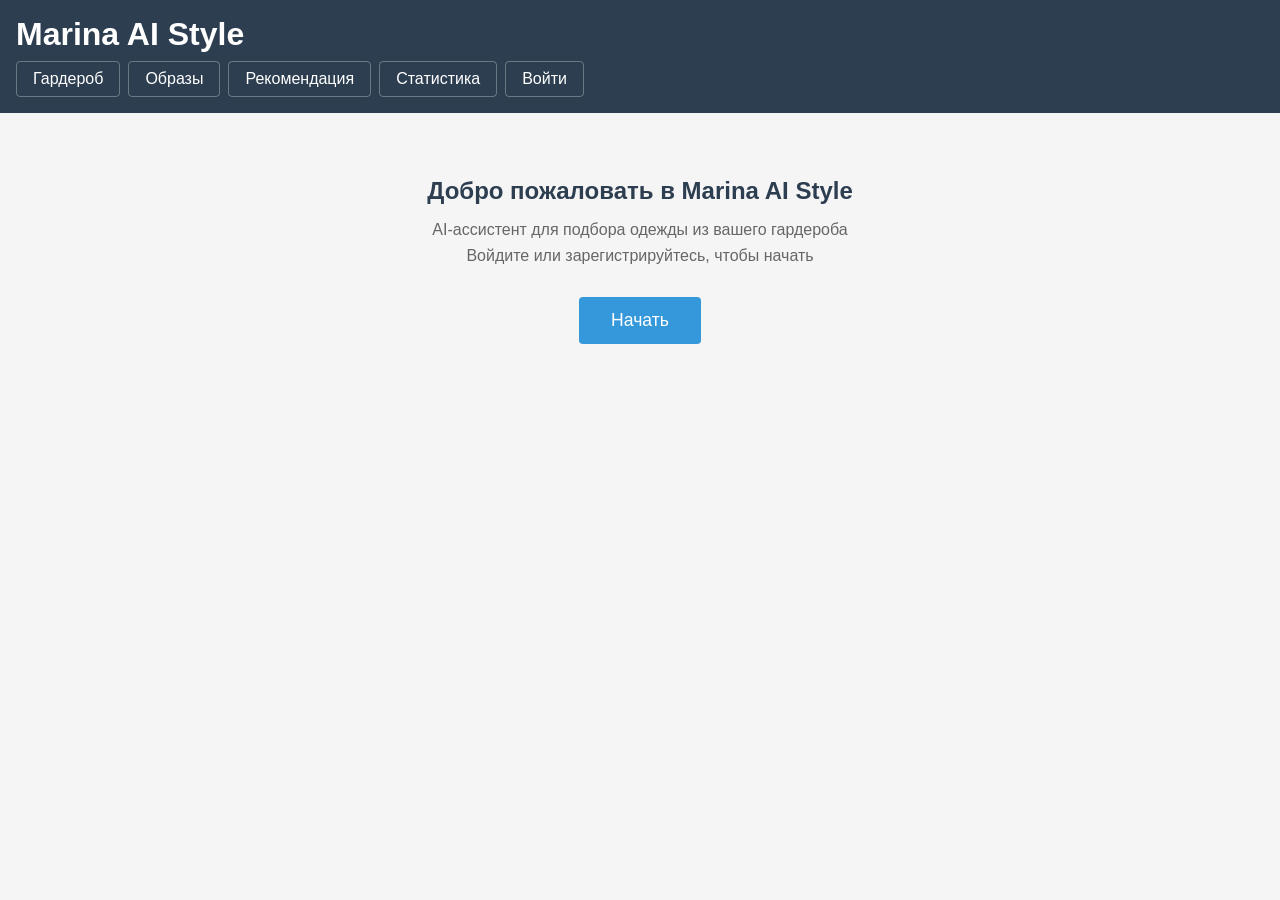
<file: frontend/index.html>
<!DOCTYPE html>
<html lang="ru">
<head>
    <meta charset="UTF-8">
    <meta name="viewport" content="width=device-width, initial-scale=1.0">
    <title>Marina AI Style</title>
    <link rel="stylesheet" href="style.css">
</head>
<body>
    <header>
        <h1>Marina AI Style</h1>
        <nav id="nav">
            <button data-page="wardrobe" class="active">Гардероб</button>
            <button data-page="outfits">Образы</button>
            <button data-page="recommend">Рекомендация</button>
            <button data-page="stats">Статистика</button>
            <button data-page="auth" id="auth-btn">Войти</button>
        </nav>
    </header>

    <main id="app">
        <div id="page-welcome" class="page">
            <div class="welcome">
                <h2>Добро пожаловать в Marina AI Style</h2>
                <p>AI-ассистент для подбора одежды из вашего гардероба</p>
                <p>Войдите или зарегистрируйтесь, чтобы начать</p>
                <button onclick="showPage('auth')">Начать</button>
            </div>
        </div>

        <div id="page-auth" class="page hidden">
            <div class="auth-form">
                <h2 id="auth-title">Вход</h2>
                <input type="text" id="auth-username" placeholder="Логин">
                <input type="password" id="auth-password" placeholder="Пароль">
                <div id="auth-profile-fields" class="hidden">
                    <input type="text" id="auth-city" placeholder="Город" value="Санкт-Петербург">
                    <select id="auth-gender">
                        <option value="">Пол</option>
                        <option value="male">Мужской</option>
                        <option value="female">Женский</option>
                    </select>
                    <input type="number" id="auth-age" placeholder="Возраст" min="1" max="120">
                </div>
                <button id="auth-submit">Войти</button>
                <p id="auth-toggle">Нет аккаунта? <a href="#">Зарегистрироваться</a></p>
                <p id="auth-error" class="error"></p>
            </div>
        </div>

        <div id="page-wardrobe" class="page">
            <h2>Мой гардероб</h2>
            <div class="filters">
                <select id="filter-category">
                    <option value="">Все категории</option>
                </select>
                <select id="filter-season">
                    <option value="">Все сезоны</option>
                    <option value="зима">Зима</option>
                    <option value="весна">Весна</option>
                    <option value="лето">Лето</option>
                    <option value="осень">Осень</option>
                    <option value="межсезонное">Межсезонное</option>
                </select>
            </div>
            <button id="add-clothes-btn">+ Добавить вещь</button>
            <div id="clothes-list" class="grid"></div>

            <div id="add-clothes-form" class="modal hidden">
                <div class="modal-content">
                    <h3>Новая вещь</h3>
                    <input type="text" id="c-name" placeholder="Название">
                    <select id="c-category">
                        <option value="верх">Верх</option>
                        <option value="низ">Низ</option>
                        <option value="обувь">Обувь</option>
                        <option value="акксессуар">Аксессуар</option>
                    </select>
                    <input type="text" id="c-color" placeholder="Цвет">
                    <input type="text" id="c-material" placeholder="Материал">
                    <select id="c-season">
                        <option value="зима">Зима</option>
                        <option value="весна">Весна</option>
                        <option value="лето">Лето</option>
                        <option value="осень">Осень</option>
                        <option value="межсезонное">Межсезонное</option>
                    </select>
                    <select id="c-style">
                        <option value="">Без стиля</option>
                        <option value="casual">Casual</option>
                        <option value="formal">Formal</option>
                        <option value="sport">Sport</option>
                        <option value="street">Street</option>
                    </select>
                    <label class="file-label">
                        📷 Фото (необязательно)
                        <input type="file" id="c-photo" accept="image/*">
                    </label>
                    <button id="c-submit">Добавить</button>
                    <button id="c-cancel">Отмена</button>
                </div>
            </div>
        </div>

        <div id="page-outfits" class="page hidden">
            <h2>Образы</h2>
            <button id="add-outfit-btn">+ Создать образ</button>
            <div id="outfits-list" class="grid"></div>
        </div>

        <div id="page-recommend" class="page hidden">
            <h2>AI-рекомендация</h2>
            <div class="weather-card" id="weather-card">
                <input type="text" id="rec-city" placeholder="Введите город" value="Санкт-Петербург">
                <button id="weather-btn">Показать погоду</button>
                <div id="weather-info"></div>
            </div>
            <div class="recommend-form">
                <select id="rec-season">
                    <option value="зима">Зима</option>
                    <option value="весна">Весна</option>
                    <option value="лето">Лето</option>
                    <option value="осень">Осень</option>
                    <option value="межсезонное">Межсезонное</option>
                </select>
                <select id="rec-style">
                    <option value="">Все стили</option>
                    <option value="casual">Casual</option>
                    <option value="formal">Formal</option>
                    <option value="sport">Sport</option>
                    <option value="street">Street</option>
                </select>
                <input type="text" id="rec-occasion" placeholder="Повод (необязательно)">
                <button id="rec-submit">Получить рекомендацию</button>
            </div>
            <div id="rec-result"></div>
            <div id="rec-history"></div>
        </div>

        <div id="page-stats" class="page hidden">
            <h2>Статистика</h2>
            <div id="stats-content"></div>
        </div>
    </main>

    <script src="components/auth.js"></script>
    <script src="components/wardrobe.js"></script>
    <script src="components/outfits.js"></script>
    <script src="components/recommend.js"></script>
    <script src="components/stats.js"></script>
    <script src="script.js"></script>
</body>
</html>
</file>
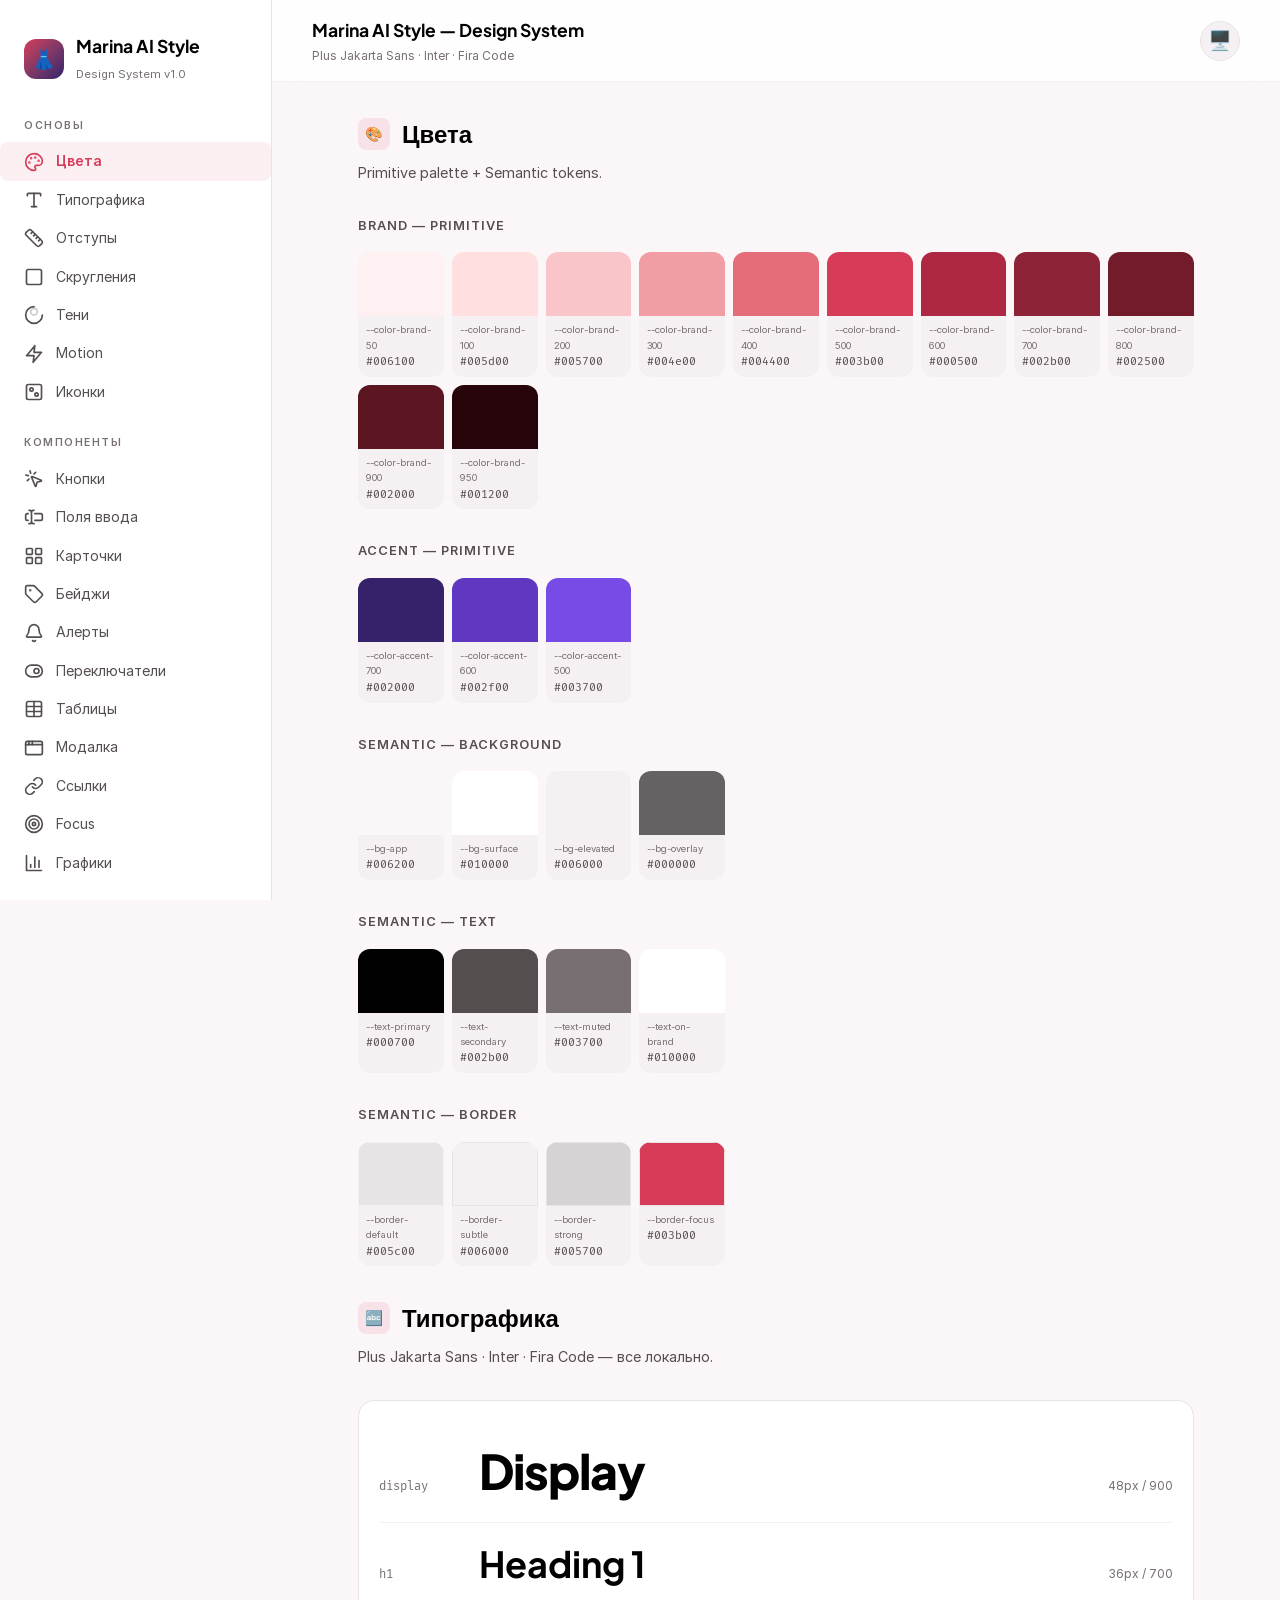
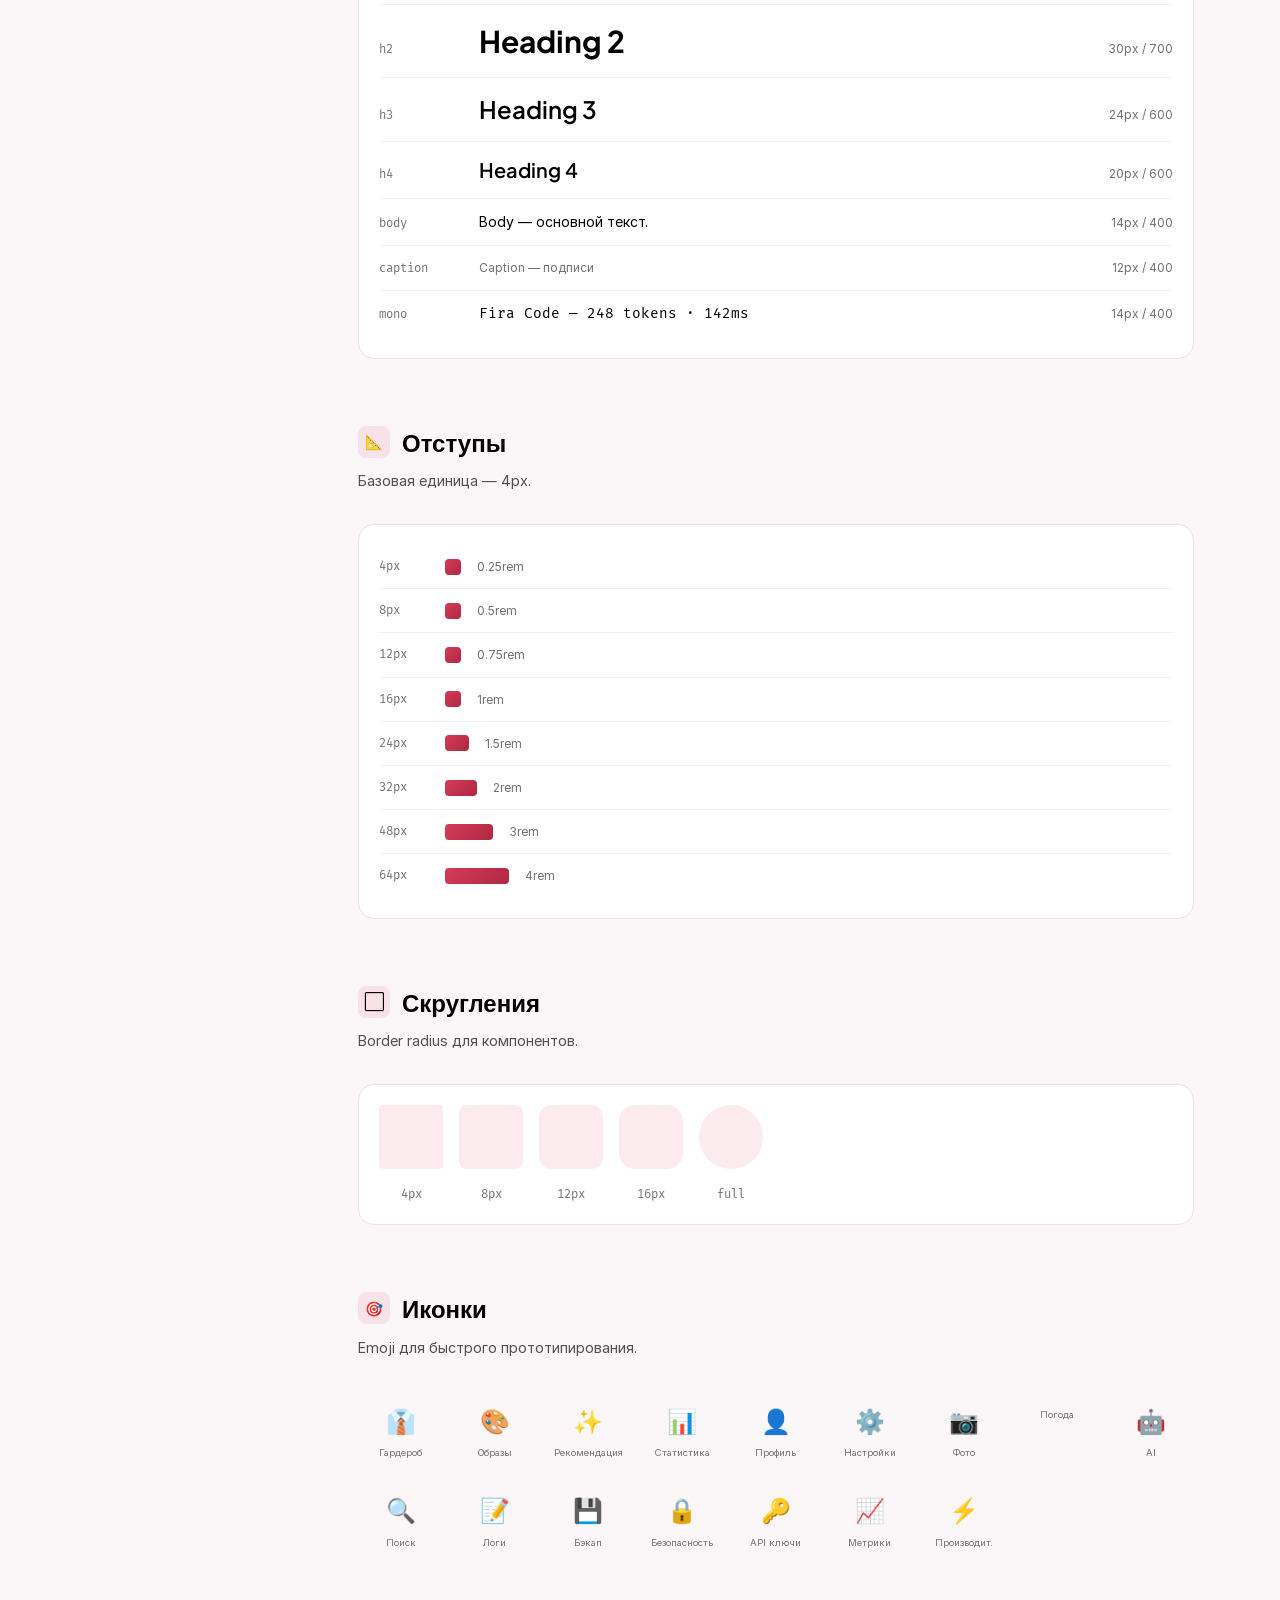
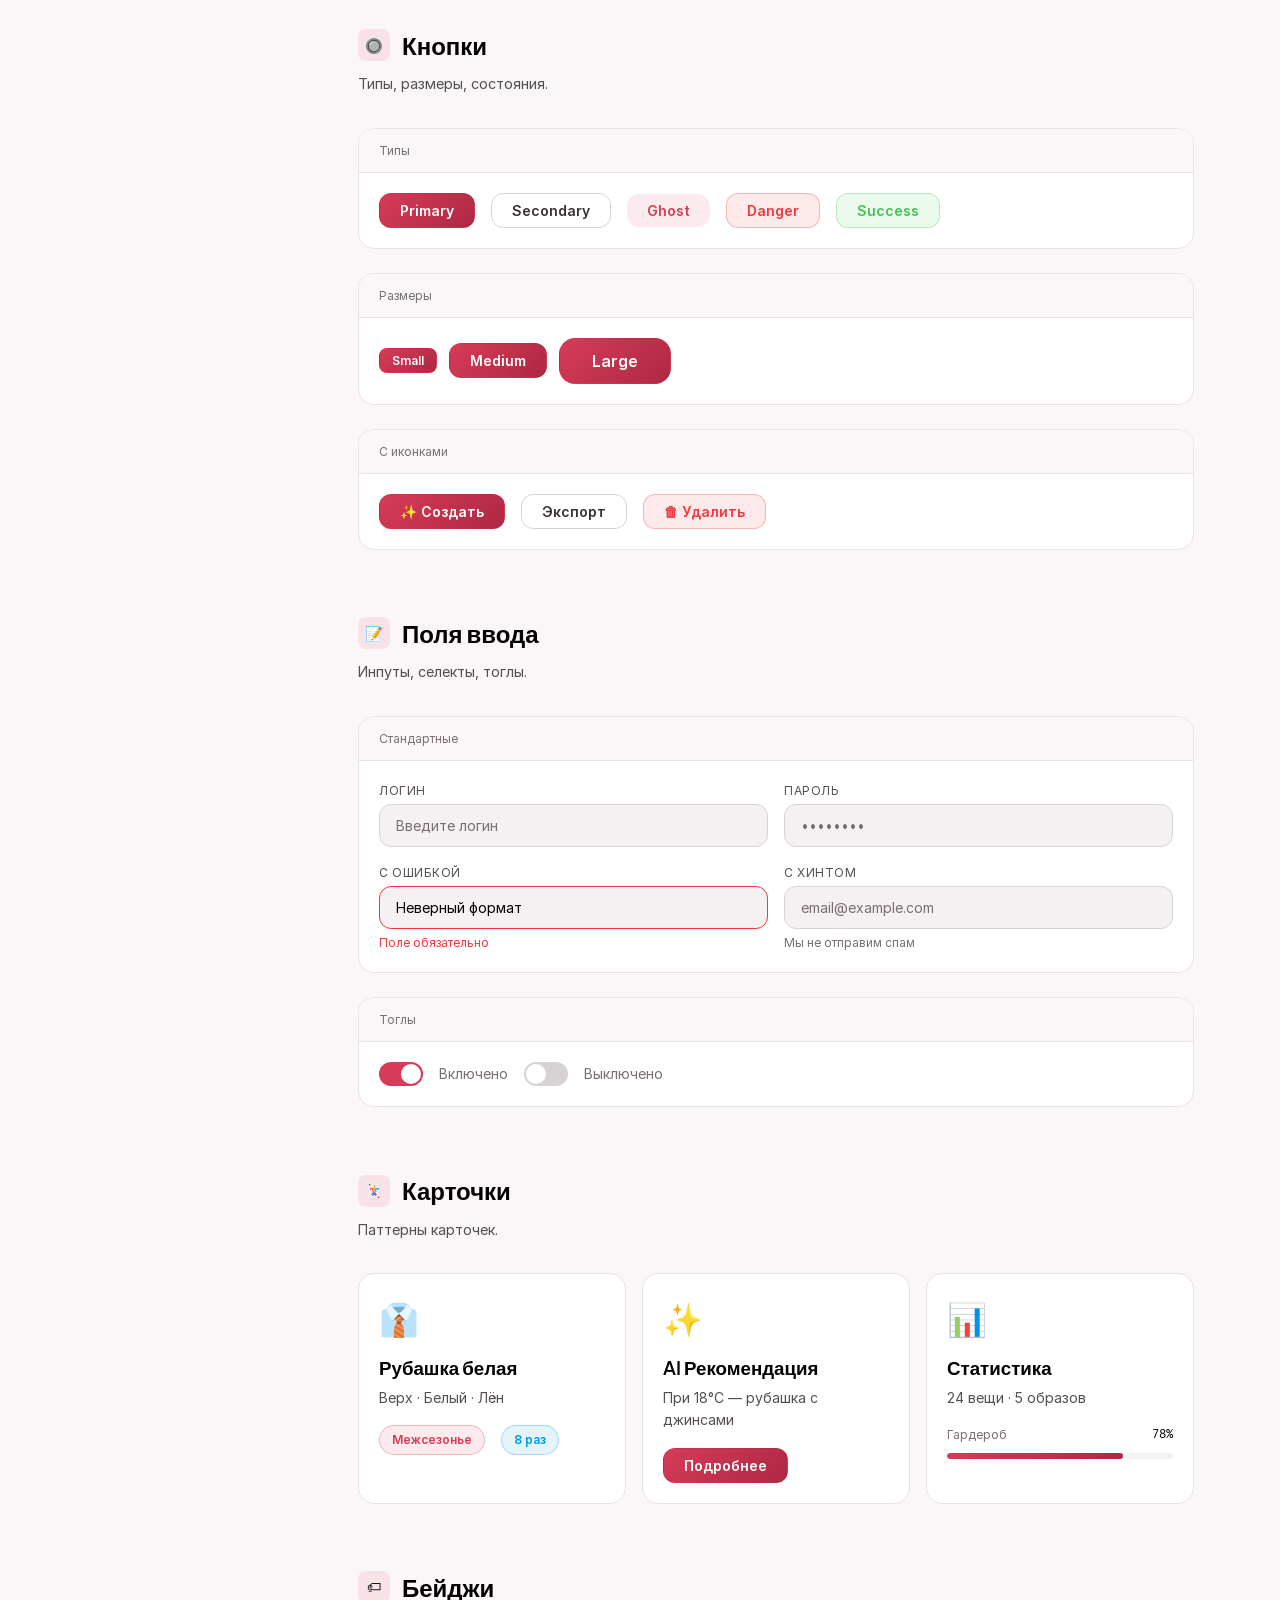
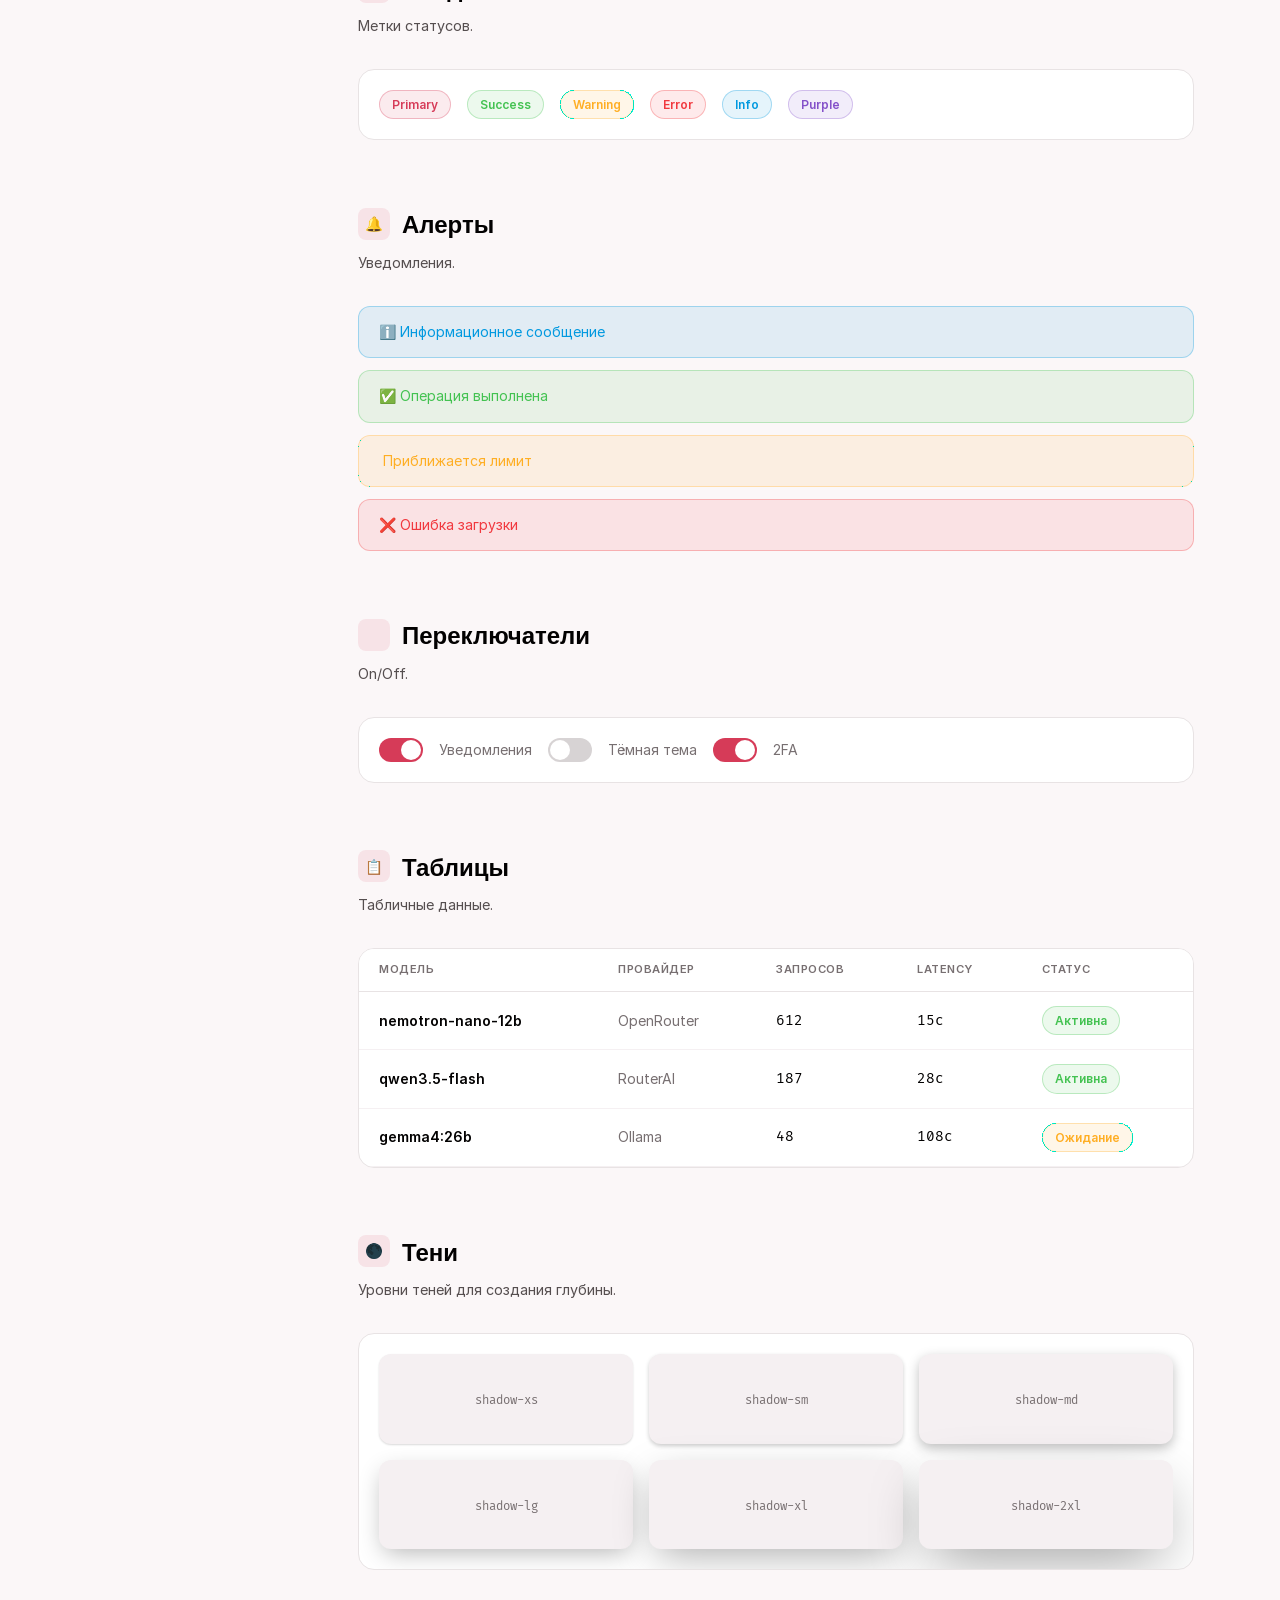
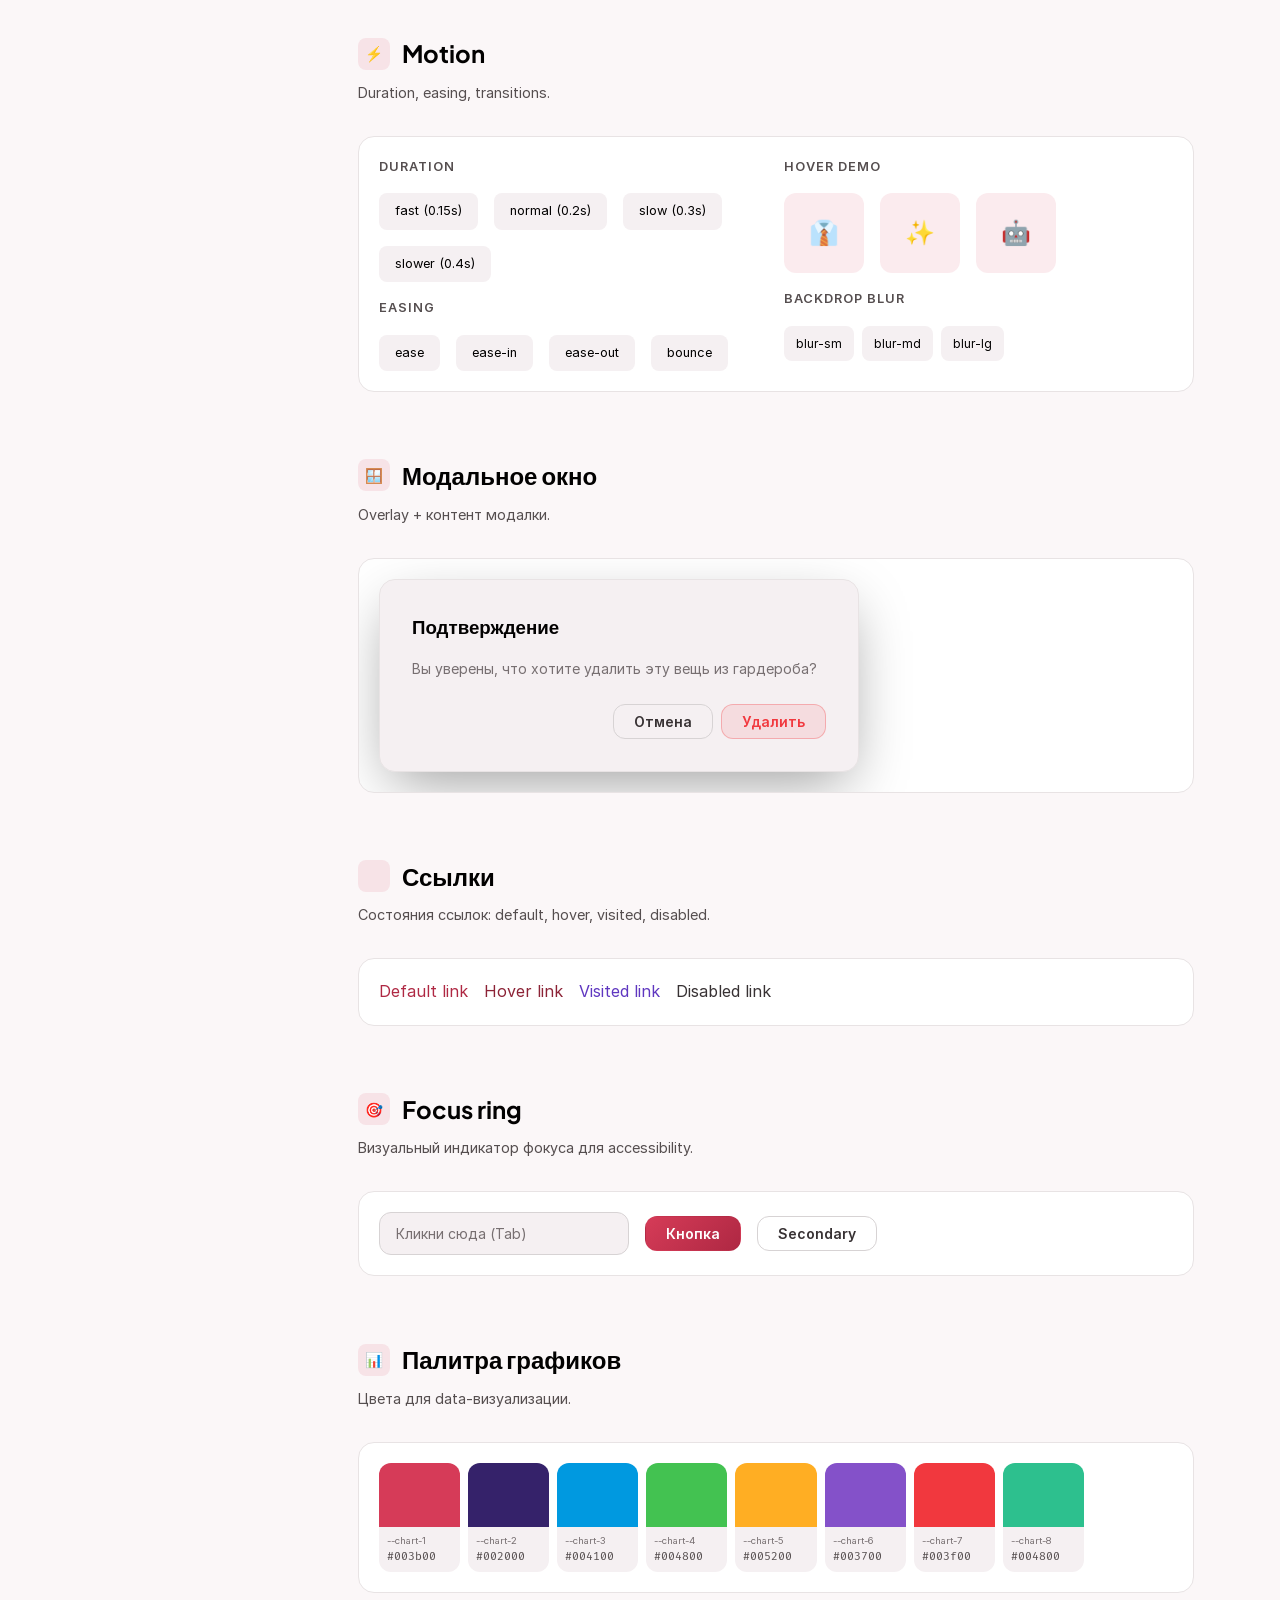
<file: frontend/src/ui-kit/design-system.html>
<!doctype html>
<html lang="ru" data-theme="dark">
  <head>
    <meta charset="UTF-8" />
    <meta name="viewport" content="width=device-width, initial-scale=1.0" />
    <meta
      name="description"
      content="Marina AI Style — AI-powered wardrobe assistant"
    />
    <meta name="author" content="@Kotrecon" />
    <meta name="version" content="1.0.0" />
    <meta name="generator" content="Marina AI Style Design System" />
    <title>Marina AI Style — Design System v1.0.0</title>
    <link rel="stylesheet" href="style.css" />
    <link rel="stylesheet" href="preview.css" />
    <link rel="stylesheet" href="css/theme-toggle.css" />
  </head>
  <body>
    <div class="layout">
      <aside class="sidebar">
        <div class="sidebar-logo">
          <div class="icon">👗</div>
          <div>
            <h1>Marina AI Style</h1>
            <small>Design System v1.0</small>
          </div>
        </div>

        <div class="nav-section">Основы</div>

        <a href="#colors" class="nav-link" data-icon="palette">
          <svg
            xmlns="http://www.w3.org/2000/svg"
            width="20"
            height="20"
            viewBox="0 0 24 24"
            fill="none"
            stroke="currentColor"
            stroke-width="2"
            stroke-linecap="round"
            stroke-linejoin="round"
            class="lucide lucide-palette"
          >
            <path
              d="M12 22a1 1 0 0 1 0-20 10 9 0 0 1 10 9 5 5 0 0 1-5 5h-2.25a1.75 1.75 0 0 0-1.4 2.8l.3.4a1.75 1.75 0 0 1-1.4 2.8z"
            ></path>
            <circle cx="13.5" cy="6.5" r=".5" fill="currentColor"></circle>
            <circle cx="17.5" cy="10.5" r=".5" fill="currentColor"></circle>
            <circle cx="6.5" cy="12.5" r=".5" fill="currentColor"></circle>
            <circle cx="8.5" cy="7.5" r=".5" fill="currentColor"></circle>
          </svg>
          Цвета
        </a>

        <a href="#typography" class="nav-link" data-icon="type">
          <svg
            xmlns="http://www.w3.org/2000/svg"
            width="20"
            height="20"
            viewBox="0 0 24 24"
            fill="none"
            stroke="currentColor"
            stroke-width="2"
            stroke-linecap="round"
            stroke-linejoin="round"
            class="lucide lucide-type"
          >
            <path d="M12 4v16"></path>
            <path d="M4 7V5a1 1 0 0 1 1-1h14a1 1 0 0 1 1 1v2"></path>
            <path d="M9 20h6"></path>
          </svg>
          Типографика
        </a>

        <a href="#spacing" class="nav-link" data-icon="ruler">
          <svg
            xmlns="http://www.w3.org/2000/svg"
            width="20"
            height="20"
            viewBox="0 0 24 24"
            fill="none"
            stroke="currentColor"
            stroke-width="2"
            stroke-linecap="round"
            stroke-linejoin="round"
            class="lucide lucide-ruler"
          >
            <path
              d="M21.3 15.3a2.4 2.4 0 0 1 0 3.4l-2.6 2.6a2.4 2.4 0 0 1-3.4 0L2.7 8.7a2.41 2.41 0 0 1 0-3.4l2.6-2.6a2.41 2.41 0 0 1 3.4 0Z"
            ></path>
            <path d="m14.5 12.5 2-2"></path>
            <path d="m11.5 9.5 2-2"></path>
            <path d="m8.5 6.5 2-2"></path>
            <path d="m17.5 15.5 2-2"></path>
          </svg>
          Отступы
        </a>

        <a href="#border-radius" class="nav-link" data-icon="square">
          <svg
            xmlns="http://www.w3.org/2000/svg"
            width="20"
            height="20"
            viewBox="0 0 24 24"
            fill="none"
            stroke="currentColor"
            stroke-width="2"
            stroke-linecap="round"
            stroke-linejoin="round"
            class="lucide lucide-square"
          >
            <rect width="18" height="18" x="3" y="3" rx="2"></rect>
          </svg>
          Скругления
        </a>

        <a href="#shadows" class="nav-link" data-icon="shadow">
          <svg
            xmlns="http://www.w3.org/2000/svg"
            width="20"
            height="20"
            viewBox="0 0 24 24"
            fill="none"
            stroke="currentColor"
            stroke-width="2"
            stroke-linecap="round"
            stroke-linejoin="round"
            class="lucide lucide-shadow"
          >
            <path
              d="M12 2a10 10 0 0 0-10 10c0 5.523 4.477 10 10 10s10-4.477 10-10"
            ></path>
            <path d="M12 12a4 4 0 1 0 0-8 4 4 0 0 0 0 8z" opacity=".3"></path>
          </svg>
          Тени
        </a>

        <a href="#motion" class="nav-link" data-icon="zap">
          <svg
            xmlns="http://www.w3.org/2000/svg"
            width="20"
            height="20"
            viewBox="0 0 24 24"
            fill="none"
            stroke="currentColor"
            stroke-width="2"
            stroke-linecap="round"
            stroke-linejoin="round"
            class="lucide lucide-zap"
          >
            <polygon points="13 2 3 14 12 14 11 22 21 10 12 10 13 2"></polygon>
          </svg>
          Motion
        </a>

        <a href="#icons" class="nav-link" data-icon="icons">
          <svg
            xmlns="http://www.w3.org/2000/svg"
            width="20"
            height="20"
            viewBox="0 0 24 24"
            fill="none"
            stroke="currentColor"
            stroke-width="2"
            stroke-linecap="round"
            stroke-linejoin="round"
            class="lucide lucide-icons"
          >
            <rect width="18" height="18" x="3" y="3" rx="2"></rect>
            <circle cx="9" cy="9" r="2"></circle>
            <circle cx="15" cy="15" r="2"></circle>
          </svg>
          Иконки
        </a>

        <div class="nav-section">Компоненты</div>

        <a href="#buttons" class="nav-link" data-icon="mouse-pointer-click">
          <svg
            xmlns="http://www.w3.org/2000/svg"
            width="20"
            height="20"
            viewBox="0 0 24 24"
            fill="none"
            stroke="currentColor"
            stroke-width="2"
            stroke-linecap="round"
            stroke-linejoin="round"
            class="lucide lucide-mouse-pointer-click"
          >
            <path d="M14 4.1 12 6"></path>
            <path d="m5.1 8-2.9-.8"></path>
            <path d="m6 12-1.9 2"></path>
            <path d="M7.2 2.2 8 5.1"></path>
            <path
              d="M9.037 9.69a.498.498 0 0 1 .653-.653l11 4.5a.5.5 0 0 1-.074.949l-4.349 1.041a1 1 0 0 0-.74.739l-1.04 4.35a.5.5 0 0 1-.95.074z"
            ></path>
          </svg>
          Кнопки
        </a>

        <a href="#inputs" class="nav-link" data-icon="text-cursor-input">
          <svg
            xmlns="http://www.w3.org/2000/svg"
            width="20"
            height="20"
            viewBox="0 0 24 24"
            fill="none"
            stroke="currentColor"
            stroke-width="2"
            stroke-linecap="round"
            stroke-linejoin="round"
            class="lucide lucide-text-cursor-input"
          >
            <path d="M12 20h-1a2 2 0 0 1-2-2 2 2 0 0 1-2 2H6"></path>
            <path d="M13 8h7a2 2 0 0 1 2 2v4a2 2 0 0 1-2 2h-7"></path>
            <path d="M5 16H4a2 2 0 0 1-2-2v-4a2 2 0 0 1 2-2h1"></path>
            <path d="M6 4h1a2 2 0 0 1 2 2 2 2 0 0 1 2-2h1"></path>
            <path d="M9 6v12"></path>
          </svg>
          Поля ввода
        </a>

        <a href="#cards" class="nav-link" data-icon="layout-grid">
          <svg
            xmlns="http://www.w3.org/2000/svg"
            width="20"
            height="20"
            viewBox="0 0 24 24"
            fill="none"
            stroke="currentColor"
            stroke-width="2"
            stroke-linecap="round"
            stroke-linejoin="round"
            class="lucide lucide-layout-grid"
          >
            <rect width="7" height="7" x="3" y="3" rx="1"></rect>
            <rect width="7" height="7" x="14" y="3" rx="1"></rect>
            <rect width="7" height="7" x="14" y="14" rx="1"></rect>
            <rect width="7" height="7" x="3" y="14" rx="1"></rect>
          </svg>
          Карточки
        </a>

        <a href="#badges" class="nav-link" data-icon="tag">
          <svg
            xmlns="http://www.w3.org/2000/svg"
            width="20"
            height="20"
            viewBox="0 0 24 24"
            fill="none"
            stroke="currentColor"
            stroke-width="2"
            stroke-linecap="round"
            stroke-linejoin="round"
            class="lucide lucide-tag"
          >
            <path
              d="M12.586 2.586A2 2 0 0 0 11.172 2H4a2 2 0 0 0-2 2v7.172a2 2 0 0 0 .586 1.414l8.704 8.704a2.426 2.426 0 0 0 3.42 0l6.58-6.58a2.426 2.426 0 0 0 0-3.42z"
            ></path>
            <circle cx="7.5" cy="7.5" r=".5" fill="currentColor"></circle>
          </svg>
          Бейджи
        </a>

        <a href="#alerts" class="nav-link" data-icon="bell">
          <svg
            xmlns="http://www.w3.org/2000/svg"
            width="20"
            height="20"
            viewBox="0 0 24 24"
            fill="none"
            stroke="currentColor"
            stroke-width="2"
            stroke-linecap="round"
            stroke-linejoin="round"
            class="lucide lucide-bell"
          >
            <path d="M10.268 21a2 2 0 0 0 3.464 0"></path>
            <path
              d="M3.262 15.326A1 1 0 0 0 4 17h16a1 1 0 0 0 .74-1.673C19.41 13.956 18 12.499 18 8A6 6 0 0 0 6 8c0 4.499-1.411 5.956-2.738 7.326"
            ></path>
          </svg>
          Алерты
        </a>

        <a href="#toggles" class="nav-link" data-icon="toggle-right">
          <svg
            xmlns="http://www.w3.org/2000/svg"
            width="20"
            height="20"
            viewBox="0 0 24 24"
            fill="none"
            stroke="currentColor"
            stroke-width="2"
            stroke-linecap="round"
            stroke-linejoin="round"
            class="lucide lucide-toggle-right"
          >
            <circle cx="15" cy="12" r="3"></circle>
            <rect width="20" height="14" x="2" y="5" rx="7"></rect>
          </svg>
          Переключатели
        </a>

        <a href="#tables" class="nav-link" data-icon="table">
          <svg
            xmlns="http://www.w3.org/2000/svg"
            width="20"
            height="20"
            viewBox="0 0 24 24"
            fill="none"
            stroke="currentColor"
            stroke-width="2"
            stroke-linecap="round"
            stroke-linejoin="round"
            class="lucide lucide-table"
          >
            <path d="M12 3v18"></path>
            <rect width="18" height="18" x="3" y="3" rx="2"></rect>
            <path d="M3 9h18"></path>
            <path d="M3 15h18"></path>
          </svg>
          Таблицы
        </a>

        <a href="#modal" class="nav-link" data-icon="app-window">
          <svg
            xmlns="http://www.w3.org/2000/svg"
            width="20"
            height="20"
            viewBox="0 0 24 24"
            fill="none"
            stroke="currentColor"
            stroke-width="2"
            stroke-linecap="round"
            stroke-linejoin="round"
            class="lucide lucide-app-window"
          >
            <rect x="2" y="4" width="20" height="16" rx="2"></rect>
            <path d="M10 4v4"></path>
            <path d="M2 8h20"></path>
            <path d="M6 4v4"></path>
          </svg>
          Модалка
        </a>

        <a href="#links" class="nav-link" data-icon="link">
          <svg
            xmlns="http://www.w3.org/2000/svg"
            width="20"
            height="20"
            viewBox="0 0 24 24"
            fill="none"
            stroke="currentColor"
            stroke-width="2"
            stroke-linecap="round"
            stroke-linejoin="round"
            class="lucide lucide-link"
          >
            <path
              d="M10 13a5 5 0 0 0 7.54.54l3-3a5 5 0 0 0-7.07-7.07l-1.72 1.71"
            ></path>
            <path
              d="M14 11a5 5 0 0 0-7.54-.54l-3 3a5 5 0 0 0 7.07 7.07l1.71-1.71"
            ></path>
          </svg>
          Ссылки
        </a>

        <a href="#focus" class="nav-link" data-icon="target">
          <svg
            xmlns="http://www.w3.org/2000/svg"
            width="20"
            height="20"
            viewBox="0 0 24 24"
            fill="none"
            stroke="currentColor"
            stroke-width="2"
            stroke-linecap="round"
            stroke-linejoin="round"
            class="lucide lucide-target"
          >
            <circle cx="12" cy="12" r="10"></circle>
            <circle cx="12" cy="12" r="6"></circle>
            <circle cx="12" cy="12" r="2"></circle>
          </svg>
          Focus
        </a>

        <a href="#charts" class="nav-link" data-icon="bar-chart-3">
          <svg
            xmlns="http://www.w3.org/2000/svg"
            width="20"
            height="20"
            viewBox="0 0 24 24"
            fill="none"
            stroke="currentColor"
            stroke-width="2"
            stroke-linecap="round"
            stroke-linejoin="round"
            class="lucide lucide-bar-chart-3"
          >
            <path d="M3 3v18h18"></path>
            <path d="M18 17V9"></path>
            <path d="M13 17V5"></path>
            <path d="M8 17v-3"></path>
          </svg>
          Графики
        </a>


        <div class="sidebar-cta">
        <p>Экспорт для AI Агентов</p>
        <p>Сохранить в файл DESIGN.md</p>
        <button id="exportDesignBtn">    <svg xmlns="http://www.w3.org/2000/svg" width="16" height="16" viewBox="0 0 24 24" fill="none" stroke="currentColor" stroke-width="2" stroke-linecap="round" stroke-linejoin="round" class="lucide lucide-download">
      <path d="M21 15v4a2 2 0 0 1-2 2H5a2 2 0 0 1-2-2v-4"></path>
      <polyline points="7 10 12 15 17 10"></polyline>
      <line x1="12" x2="12" y1="15" y2="3"></line>
    </svg>Скачать →</button>
        </div>
      </aside>
      <div class="main">
        <div
          class="topbar"
          style="
            display: flex;
            align-items: center;
            justify-content: space-between;
            gap: 1rem;
          "
        >
          <div
            class="topbar-title"
            style="display: flex; flex-direction: column; gap: 2px"
          >
            <h2>Marina AI Style — Design System</h2>
            <small>Plus Jakarta Sans · Inter · Fira Code</small>
          </div>
          <button
            id="theme-toggle"
            aria-label="Переключить тему"
            style="margin-left: auto; flex-shrink: 0"
          >
            <span class="icon">🌙</span>
          </button>
        </div>
        <div class="content">
          <!-- COLORS -->
          <div class="section" id="colors">
            <div class="section-header">
              <div class="section-icon">🎨</div>
              <h2 class="section-title">Цвета</h2>
            </div>
            <p class="section-desc">Primitive palette + Semantic tokens.</p>

            <div class="subsection">Brand — Primitive</div>
            <div class="swatch-row mb-lg">
              <div class="swatch">
                <div
                  class="color"
                  style="background: var(--color-brand-50)"
                ></div>
                <div class="info">
                  <div class="num">--color-brand-50</div>
                  <div class="hex">—</div>
                </div>
              </div>
              <div class="swatch">
                <div
                  class="color"
                  style="background: var(--color-brand-100)"
                ></div>
                <div class="info">
                  <div class="num">--color-brand-100</div>
                  <div class="hex">—</div>
                </div>
              </div>
              <div class="swatch">
                <div
                  class="color"
                  style="background: var(--color-brand-200)"
                ></div>
                <div class="info">
                  <div class="num">--color-brand-200</div>
                  <div class="hex">—</div>
                </div>
              </div>
              <div class="swatch">
                <div
                  class="color"
                  style="background: var(--color-brand-300)"
                ></div>
                <div class="info">
                  <div class="num">--color-brand-300</div>
                  <div class="hex">—</div>
                </div>
              </div>
              <div class="swatch">
                <div
                  class="color"
                  style="background: var(--color-brand-400)"
                ></div>
                <div class="info">
                  <div class="num">--color-brand-400</div>
                  <div class="hex">—</div>
                </div>
              </div>
              <div class="swatch">
                <div
                  class="color"
                  style="background: var(--color-brand-500)"
                ></div>
                <div class="info">
                  <div class="num">--color-brand-500</div>
                  <div class="hex">—</div>
                </div>
              </div>
              <div class="swatch">
                <div
                  class="color"
                  style="background: var(--color-brand-600)"
                ></div>
                <div class="info">
                  <div class="num">--color-brand-600</div>
                  <div class="hex">—</div>
                </div>
              </div>
              <div class="swatch">
                <div
                  class="color"
                  style="background: var(--color-brand-700)"
                ></div>
                <div class="info">
                  <div class="num">--color-brand-700</div>
                  <div class="hex">—</div>
                </div>
              </div>
              <div class="swatch">
                <div
                  class="color"
                  style="background: var(--color-brand-800)"
                ></div>
                <div class="info">
                  <div class="num">--color-brand-800</div>
                  <div class="hex">—</div>
                </div>
              </div>
              <div class="swatch">
                <div
                  class="color"
                  style="background: var(--color-brand-900)"
                ></div>
                <div class="info">
                  <div class="num">--color-brand-900</div>
                  <div class="hex">—</div>
                </div>
              </div>
              <div class="swatch">
                <div
                  class="color"
                  style="background: var(--color-brand-950)"
                ></div>
                <div class="info">
                  <div class="num">--color-brand-950</div>
                  <div class="hex">—</div>
                </div>
              </div>
            </div>

            <div class="subsection">Accent — Primitive</div>
            <div class="swatch-row mb-lg">
              <div class="swatch">
                <div
                  class="color"
                  style="background: var(--color-accent-700)"
                ></div>
                <div class="info">
                  <div class="num">--color-accent-700</div>
                  <div class="hex">—</div>
                </div>
              </div>
              <div class="swatch">
                <div
                  class="color"
                  style="background: var(--color-accent-600)"
                ></div>
                <div class="info">
                  <div class="num">--color-accent-600</div>
                  <div class="hex">—</div>
                </div>
              </div>
              <div class="swatch">
                <div
                  class="color"
                  style="background: var(--color-accent-500)"
                ></div>
                <div class="info">
                  <div class="num">--color-accent-500</div>
                  <div class="hex">—</div>
                </div>
              </div>
            </div>

            <div class="subsection">Semantic — Background</div>
            <div class="swatch-row mb-lg">
              <div class="swatch">
                <div
                  class="color"
                  style="
                    background: var(--bg-app);"
                ></div>
                <div class="info">
                  <div class="num">--bg-app</div>
                  <div class="hex">—</div>
                </div>
              </div>
              <div class="swatch">
                <div class="color" style="background: var(--bg-surface)"></div>
                <div class="info">
                  <div class="num">--bg-surface</div>
                  <div class="hex">—</div>
                </div>
              </div>
              <div class="swatch">
                <div class="color" style="background: var(--bg-elevated)"></div>
                <div class="info">
                  <div class="num">--bg-elevated</div>
                  <div class="hex">—</div>
                </div>
              </div>
              <div class="swatch">
                <div class="color" style="background: var(--bg-overlay)"></div>
                <div class="info">
                  <div class="num">--bg-overlay</div>
                  <div class="hex">—</div>
                </div>
              </div>
            </div>

            <div class="subsection">Semantic — Text</div>
            <div class="swatch-row mb-lg">
              <div class="swatch">
                <div
                  class="color"
                  style="background: var(--text-primary)"
                ></div>
                <div class="info">
                  <div class="num">--text-primary</div>
                  <div class="hex">—</div>
                </div>
              </div>
              <div class="swatch">
                <div
                  class="color"
                  style="background: var(--text-secondary)"
                ></div>
                <div class="info">
                  <div class="num">--text-secondary</div>
                  <div class="hex">—</div>
                </div>
              </div>
              <div class="swatch">
                <div class="color" style="background: var(--text-muted)"></div>
                <div class="info">
                  <div class="num">--text-muted</div>
                  <div class="hex">—</div>
                </div>
              </div>
              <div class="swatch">
                <div
                  class="color"
                  style="
                    background: var(--text-on-brand);"
                ></div>
                <div class="info">
                  <div class="num">--text-on-brand</div>
                  <div class="hex">—</div>
                </div>
              </div>
            </div>

            <div class="subsection">Semantic — Border</div>
            <div class="swatch-row mb-lg">
            <div class="swatch">
                <div class="color" style="background: var(--border-default); border: 1px solid var(--border-subtle);"></div>
                <div class="info">
                <div class="num">--border-default</div>
                <div class="hex">—</div>
                </div>
            </div>
            <div class="swatch">
                <div class="color" style="background: var(--border-subtle); border: 1px solid var(--border-default);"></div>
                <div class="info">
                <div class="num">--border-subtle</div>
                <div class="hex">—</div>
                </div>
            </div>
            <div class="swatch">
                <div class="color" style="background: var(--border-strong); border: 1px solid var(--border-default);"></div>
                <div class="info">
                <div class="num">--border-strong</div>
                <div class="hex">—</div>
                </div>
            </div>
            <div class="swatch">
                <div class="color" style="background: var(--border-focus); border: 1px solid var(--border-default);"></div>
                <div class="info">
                <div class="num">--border-focus</div>
                <div class="hex">—</div>
                </div>
            </div>
            </div>

          <!-- TYPOGRAPHY -->
          <div class="section" id="typography">
            <div class="section-header">
              <div class="section-icon">🔤</div>
              <h2 class="section-title">Типографика</h2>
            </div>
            <p class="section-desc">
              Plus Jakarta Sans · Inter · Fira Code — все локально.
            </p>
            <div class="preview">
              <div class="preview-body">
                <div class="type-row">
                  <span class="type-label">display</span>
                  <span
                    style="
                      font-size: 3rem;
                      font-family: &quot;Plus Jakarta Sans&quot;, sans-serif;
                      font-weight: 800;
                      letter-spacing: -1px;
                    "
                    >Display</span
                  >
                  <span class="type-spec">48px / 900</span>
                </div>
                <div class="type-row">
                  <span class="type-label">h1</span>
                  <span
                    style="
                      font-size: 2.25rem;
                      font-family: &quot;Plus Jakarta Sans&quot;, sans-serif;
                      font-weight: 700;
                    "
                    >Heading 1</span
                  >
                  <span class="type-spec">36px / 700</span>
                </div>
                <div class="type-row">
                  <span class="type-label">h2</span>
                  <span
                    style="
                      font-size: 1.875rem;
                      font-family: &quot;Plus Jakarta Sans&quot;, sans-serif;
                      font-weight: 700;
                    "
                    >Heading 2</span
                  >
                  <span class="type-spec">30px / 700</span>
                </div>
                <div class="type-row">
                  <span class="type-label">h3</span>
                  <span
                    style="
                      font-size: 1.5rem;
                      font-family: &quot;Plus Jakarta Sans&quot;, sans-serif;
                      font-weight: 600;
                    "
                    >Heading 3</span
                  >
                  <span class="type-spec">24px / 600</span>
                </div>
                <div class="type-row">
                  <span class="type-label">h4</span>
                  <span
                    style="
                      font-size: 1.25rem;
                      font-family: &quot;Plus Jakarta Sans&quot;, sans-serif;
                      font-weight: 600;
                    "
                    >Heading 4</span
                  >
                  <span class="type-spec">20px / 600</span>
                </div>
                <div class="type-row">
                  <span class="type-label">body</span>
                  <span style="font-size: 0.875rem"
                    >Body — основной текст.</span
                  >
                  <span class="type-spec">14px / 400</span>
                </div>
                <div class="type-row">
                  <span class="type-label">caption</span>
                  <span style="font-size: 0.75rem; color: var(--text-muted)"
                    >Caption — подписи</span
                  >
                  <span class="type-spec">12px / 400</span>
                </div>
                <div class="type-row">
                  <span class="type-label">mono</span>
                  <span class="font-mono" style="font-size: 0.875rem"
                    >Fira Code — 248 tokens · 142ms</span
                  >
                  <span class="type-spec">14px / 400</span>
                </div>
              </div>
            </div>
          </div>

          <!-- SPACING -->
          <div class="section" id="spacing">
            <div class="section-header">
              <div class="section-icon">📐</div>
              <h2 class="section-title">Отступы</h2>
            </div>
            <p class="section-desc">Базовая единица — 4px.</p>
            <div class="preview">
              <div class="preview-body">
                <div class="spacing-row">
                  <span class="font-mono text-xs text-muted" style="width: 50px"
                    >4px</span
                  >
                  <div class="spacing-bar" style="width: 4px"></div>
                  <span class="text-xs text-muted">0.25rem</span>
                </div>
                <div class="spacing-row">
                  <span class="font-mono text-xs text-muted" style="width: 50px"
                    >8px</span
                  >
                  <div class="spacing-bar" style="width: 8px"></div>
                  <span class="text-xs text-muted">0.5rem</span>
                </div>
                <div class="spacing-row">
                  <span class="font-mono text-xs text-muted" style="width: 50px"
                    >12px</span
                  >
                  <div class="spacing-bar" style="width: 12px"></div>
                  <span class="text-xs text-muted">0.75rem</span>
                </div>
                <div class="spacing-row">
                  <span class="font-mono text-xs text-muted" style="width: 50px"
                    >16px</span
                  >
                  <div class="spacing-bar" style="width: 16px"></div>
                  <span class="text-xs text-muted">1rem</span>
                </div>
                <div class="spacing-row">
                  <span class="font-mono text-xs text-muted" style="width: 50px"
                    >24px</span
                  >
                  <div class="spacing-bar" style="width: 24px"></div>
                  <span class="text-xs text-muted">1.5rem</span>
                </div>
                <div class="spacing-row">
                  <span class="font-mono text-xs text-muted" style="width: 50px"
                    >32px</span
                  >
                  <div class="spacing-bar" style="width: 32px"></div>
                  <span class="text-xs text-muted">2rem</span>
                </div>
                <div class="spacing-row">
                  <span class="font-mono text-xs text-muted" style="width: 50px"
                    >48px</span
                  >
                  <div class="spacing-bar" style="width: 48px"></div>
                  <span class="text-xs text-muted">3rem</span>
                </div>
                <div class="spacing-row">
                  <span class="font-mono text-xs text-muted" style="width: 50px"
                    >64px</span
                  >
                  <div class="spacing-bar" style="width: 64px"></div>
                  <span class="text-xs text-muted">4rem</span>
                </div>
              </div>
            </div>
          </div>

          <!-- BORDER RADIUS -->
          <div class="section" id="border-radius">
            <div class="section-header">
              <div class="section-icon">⬜</div>
              <h2 class="section-title">Скругления</h2>
            </div>
            <p class="section-desc">Border radius для компонентов.</p>
            <div class="preview">
              <div class="preview-body">
                <div class="flex-wrap">
                  <div style="text-align: center">
                    <div class="radius-box" style="border-radius: 4px"></div>
                    <p class="font-mono text-xs text-muted mt-md">4px</p>
                  </div>
                  <div style="text-align: center">
                    <div class="radius-box" style="border-radius: 8px"></div>
                    <p class="font-mono text-xs text-muted mt-md">8px</p>
                  </div>
                  <div style="text-align: center">
                    <div class="radius-box" style="border-radius: 12px"></div>
                    <p class="font-mono text-xs text-muted mt-md">12px</p>
                  </div>
                  <div style="text-align: center">
                    <div class="radius-box" style="border-radius: 16px"></div>
                    <p class="font-mono text-xs text-muted mt-md">16px</p>
                  </div>
                  <div style="text-align: center">
                    <div class="radius-box" style="border-radius: 50%"></div>
                    <p class="font-mono text-xs text-muted mt-md">full</p>
                  </div>
                </div>
              </div>
            </div>
          </div>

          <!-- ICONS -->
          <div class="section" id="icons">
            <div class="section-header">
              <div class="section-icon">🎯</div>
              <h2 class="section-title">Иконки</h2>
            </div>
            <p class="section-desc">Emoji для быстрого прототипирования.</p>
            <div class="icon-grid">
              <div class="icon-cell">
                <div class="em">👔</div>
                <span>Гардероб</span>
              </div>
              <div class="icon-cell">
                <div class="em">🎨</div>
                <span>Образы</span>
              </div>
              <div class="icon-cell">
                <div class="em">✨</div>
                <span>Рекомендация</span>
              </div>
              <div class="icon-cell">
                <div class="em">📊</div>
                <span>Статистика</span>
              </div>
              <div class="icon-cell">
                <div class="em">👤</div>
                <span>Профиль</span>
              </div>
              <div class="icon-cell">
                <div class="em">⚙️</div>
                <span>Настройки</span>
              </div>
              <div class="icon-cell">
                <div class="em">📷</div>
                <span>Фото</span>
              </div>
              <div class="icon-cell">
                <div class="em"></div>
                <span>Погода</span>
              </div>
              <div class="icon-cell">
                <div class="em">🤖</div>
                <span>AI</span>
              </div>
              <div class="icon-cell">
                <div class="em">🔍</div>
                <span>Поиск</span>
              </div>
              <div class="icon-cell">
                <div class="em">📝</div>
                <span>Логи</span>
              </div>
              <div class="icon-cell">
                <div class="em">💾</div>
                <span>Бэкап</span>
              </div>
              <div class="icon-cell">
                <div class="em">🔒</div>
                <span>Безопасность</span>
              </div>
              <div class="icon-cell">
                <div class="em">🔑</div>
                <span>API ключи</span>
              </div>
              <div class="icon-cell">
                <div class="em">📈</div>
                <span>Метрики</span>
              </div>
              <div class="icon-cell">
                <div class="em">⚡</div>
                <span>Производит.</span>
              </div>
            </div>
          </div>

          <!-- BUTTONS -->
          <div class="section" id="buttons">
            <div class="section-header">
              <div class="section-icon">🔘</div>
              <h2 class="section-title">Кнопки</h2>
            </div>
            <p class="section-desc">Типы, размеры, состояния.</p>
            <div class="preview">
              <div class="preview-head">Типы</div>
              <div class="preview-body flex-wrap gap-md">
                <button class="btn btn-primary">Primary</button>
                <button class="btn btn-secondary">Secondary</button>
                <button class="btn btn-ghost">Ghost</button>
                <button class="btn btn-danger">Danger</button>
                <button class="btn btn-success">Success</button>
              </div>
            </div>
            <div class="preview">
              <div class="preview-head">Размеры</div>
              <div
                class="preview-body flex-wrap"
                style="gap: 12px; align-items: center"
              >
                <button class="btn btn-primary btn-sm">Small</button>
                <button class="btn btn-primary">Medium</button>
                <button class="btn btn-primary btn-lg">Large</button>
              </div>
            </div>
            <div class="preview">
              <div class="preview-head">С иконками</div>
              <div class="preview-body flex-wrap gap-md">
                <button class="btn btn-primary">✨ Создать</button>
                <button class="btn btn-secondary">Экспорт</button>
                <button class="btn btn-danger">🗑 Удалить</button>
              </div>
            </div>
          </div>

          <!-- INPUTS -->
          <div class="section" id="inputs">
            <div class="section-header">
              <div class="section-icon">📝</div>
              <h2 class="section-title">Поля ввода</h2>
            </div>
            <p class="section-desc">Инпуты, селекты, тоглы.</p>
            <div class="preview">
              <div class="preview-head">Стандартные</div>
              <div class="preview-body grid-2">
                <div>
                  <label class="label">Логин</label>
                  <input class="input" placeholder="Введите логин" />
                </div>
                <div>
                  <label class="label">Пароль</label>
                  <input class="input" type="password" placeholder="••••••••" />
                </div>
                <div>
                  <label class="label">С ошибкой</label>
                  <input class="input error" value="Неверный формат" />
                  <p class="err">Поле обязательно</p>
                </div>
                <div>
                  <label class="label">С хинтом</label>
                  <input class="input" placeholder="email@example.com" />
                  <p class="hint">Мы не отправим спам</p>
                </div>
              </div>
            </div>
            <div class="preview">
              <div class="preview-head">Тоглы</div>
              <div class="preview-body flex-wrap gap-md">
                <div class="flex-wrap gap-sm">
                  <div class="toggle on"></div>
                  <span class="text-sm text-muted">Включено</span>
                </div>
                <div class="flex-wrap gap-sm">
                  <div class="toggle"></div>
                  <span class="text-sm text-muted">Выключено</span>
                </div>
              </div>
            </div>
          </div>

          <!-- CARDS -->
          <div class="section" id="cards">
            <div class="section-header">
              <div class="section-icon">🃏</div>
              <h2 class="section-title">Карточки</h2>
            </div>
            <p class="section-desc">Паттерны карточек.</p>
            <div class="grid-3">
              <div class="card">
                <div style="font-size: 2rem; margin-bottom: 8px">👔</div>
                <h3>Рубашка белая</h3>
                <p>Верх · Белый · Лён</p>
                <div class="flex-wrap gap-sm mt-md">
                  <span class="badge badge-brand">Межсезонье</span>
                  <span class="badge badge-info">8 раз</span>
                </div>
              </div>
              <div class="card">
                <div style="font-size: 2rem; margin-bottom: 8px">✨</div>
                <h3>AI Рекомендация</h3>
                <p>При 18°C — рубашка с джинсами</p>
                <button class="btn btn-primary text-xs mt-md">Подробнее</button>
              </div>
              <div class="card">
                <div style="font-size: 2rem; margin-bottom: 8px">📊</div>
                <h3>Статистика</h3>
                <p>24 вещи · 5 образов</p>
                <div class="mt-md">
                  <div
                    class="flex-wrap mb-sm"
                    style="justify-content: space-between"
                  >
                    <span class="text-xs text-muted">Гардероб</span>
                    <span class="font-mono text-xs">78%</span>
                  </div>
                  <div class="progress-track">
                    <div class="progress-fill" style="width: 78%"></div>
                  </div>
                </div>
              </div>
            </div>
          </div>

          <!-- BADGES -->
          <div class="section" id="badges">
            <div class="section-header">
              <div class="section-icon">🏷</div>
              <h2 class="section-title">Бейджи</h2>
            </div>
            <p class="section-desc">Метки статусов.</p>
            <div class="preview">
              <div class="preview-body flex-wrap gap-sm">
                <span class="badge badge-brand">Primary</span>
                <span class="badge badge-success">Success</span>
                <span class="badge badge-warning">Warning</span>
                <span class="badge badge-error">Error</span>
                <span class="badge badge-info">Info</span>
                <span class="badge badge-purple">Purple</span>
              </div>
            </div>
          </div>

          <!-- ALERTS -->
          <div class="section" id="alerts">
            <div class="section-header">
              <div class="section-icon">🔔</div>
              <h2 class="section-title">Алерты</h2>
            </div>
            <p class="section-desc">Уведомления.</p>
            <div class="alert alert-info">ℹ️ Информационное сообщение</div>
            <div class="alert alert-success">✅ Операция выполнена</div>
            <div class="alert alert-warning">️ Приближается лимит</div>
            <div class="alert alert-error">❌ Ошибка загрузки</div>
          </div>

          <!-- TOGGLES -->
          <div class="section" id="toggles">
            <div class="section-header">
              <div class="section-icon"></div>
              <h2 class="section-title">Переключатели</h2>
            </div>
            <p class="section-desc">On/Off.</p>
            <div class="preview">
              <div class="preview-body flex-wrap gap-md">
                <div class="flex-wrap gap-sm">
                  <div class="toggle on"></div>
                  <span class="text-sm text-muted">Уведомления</span>
                </div>
                <div class="flex-wrap gap-sm">
                  <div class="toggle"></div>
                  <span class="text-sm text-muted">Тёмная тема</span>
                </div>
                <div class="flex-wrap gap-sm">
                  <div class="toggle on"></div>
                  <span class="text-sm text-muted">2FA</span>
                </div>
              </div>
            </div>
          </div>

          <!-- TABLES -->
          <div class="section" id="tables">
            <div class="section-header">
              <div class="section-icon">📋</div>
              <h2 class="section-title">Таблицы</h2>
            </div>
            <p class="section-desc">Табличные данные.</p>
            <div class="preview" style="overflow-x: auto">
              <table>
                <thead>
                  <tr>
                    <th>Модель</th>
                    <th>Провайдер</th>
                    <th>Запросов</th>
                    <th>Latency</th>
                    <th>Статус</th>
                  </tr>
                </thead>
                <tbody>
                  <tr>
                    <td style="font-weight: 600">nemotron-nano-12b</td>
                    <td class="text-muted">OpenRouter</td>
                    <td class="font-mono">612</td>
                    <td class="font-mono">15с</td>
                    <td><span class="badge badge-success">Активна</span></td>
                  </tr>
                  <tr>
                    <td style="font-weight: 600">qwen3.5-flash</td>
                    <td class="text-muted">RouterAI</td>
                    <td class="font-mono">187</td>
                    <td class="font-mono">28с</td>
                    <td><span class="badge badge-success">Активна</span></td>
                  </tr>
                  <tr>
                    <td style="font-weight: 600">gemma4:26b</td>
                    <td class="text-muted">Ollama</td>
                    <td class="font-mono">48</td>
                    <td class="font-mono">108с</td>
                    <td><span class="badge badge-warning">Ожидание</span></td>
                  </tr>
                </tbody>
              </table>
            </div>
          </div>

          <!-- SHADOWS -->
          <div class="section" id="shadows">
            <div class="section-header">
              <div class="section-icon">🌑</div>
              <h2 class="section-title">Тени</h2>
            </div>
            <p class="section-desc">Уровни теней для создания глубины.</p>
            <div class="preview">
              <div class="preview-body grid-3">
                <div
                  style="
                    background: var(--bg-elevated);
                    border-radius: var(--radius-lg);
                    padding: 2rem;
                    text-align: center;
                    box-shadow: var(--shadow-xs);
                  "
                >
                  <span class="font-mono text-xs text-muted">shadow-xs</span>
                </div>
                <div
                  style="
                    background: var(--bg-elevated);
                    border-radius: var(--radius-lg);
                    padding: 2rem;
                    text-align: center;
                    box-shadow: var(--shadow-sm);
                  "
                >
                  <span class="font-mono text-xs text-muted">shadow-sm</span>
                </div>
                <div
                  style="
                    background: var(--bg-elevated);
                    border-radius: var(--radius-lg);
                    padding: 2rem;
                    text-align: center;
                    box-shadow: var(--shadow-md);
                  "
                >
                  <span class="font-mono text-xs text-muted">shadow-md</span>
                </div>
                <div
                  style="
                    background: var(--bg-elevated);
                    border-radius: var(--radius-lg);
                    padding: 2rem;
                    text-align: center;
                    box-shadow: var(--shadow-lg);
                  "
                >
                  <span class="font-mono text-xs text-muted">shadow-lg</span>
                </div>
                <div
                  style="
                    background: var(--bg-elevated);
                    border-radius: var(--radius-lg);
                    padding: 2rem;
                    text-align: center;
                    box-shadow: var(--shadow-xl);
                  "
                >
                  <span class="font-mono text-xs text-muted">shadow-xl</span>
                </div>
                <div
                  style="
                    background: var(--bg-elevated);
                    border-radius: var(--radius-lg);
                    padding: 2rem;
                    text-align: center;
                    box-shadow: var(--shadow-2xl);
                  "
                >
                  <span class="font-mono text-xs text-muted">shadow-2xl</span>
                </div>
              </div>
            </div>
          </div>

          <!-- MOTION -->
          <div class="section" id="motion">
            <div class="section-header">
              <div class="section-icon">⚡</div>
              <h2 class="section-title">Motion</h2>
            </div>
            <p class="section-desc">Duration, easing, transitions.</p>
            <div class="preview">
              <div class="preview-body grid-2">
                <div>
                  <div class="subsection">Duration</div>
                  <div class="flex-wrap gap-sm mb-md">
                    <div
                      style="
                        padding: 8px 16px;
                        background: var(--bg-elevated);
                        border-radius: var(--radius-md);
                        font-size: 0.8rem;
                      "
                    >
                      fast (0.15s)
                    </div>
                    <div
                      style="
                        padding: 8px 16px;
                        background: var(--bg-elevated);
                        border-radius: var(--radius-md);
                        font-size: 0.8rem;
                      "
                    >
                      normal (0.2s)
                    </div>
                    <div
                      style="
                        padding: 8px 16px;
                        background: var(--bg-elevated);
                        border-radius: var(--radius-md);
                        font-size: 0.8rem;
                      "
                    >
                      slow (0.3s)
                    </div>
                    <div
                      style="
                        padding: 8px 16px;
                        background: var(--bg-elevated);
                        border-radius: var(--radius-md);
                        font-size: 0.8rem;
                      "
                    >
                      slower (0.4s)
                    </div>
                  </div>
                  <div class="subsection">Easing</div>
                  <div class="flex-wrap gap-sm">
                    <div
                      style="
                        padding: 8px 16px;
                        background: var(--bg-elevated);
                        border-radius: var(--radius-md);
                        font-size: 0.8rem;
                      "
                    >
                      ease
                    </div>
                    <div
                      style="
                        padding: 8px 16px;
                        background: var(--bg-elevated);
                        border-radius: var(--radius-md);
                        font-size: 0.8rem;
                      "
                    >
                      ease-in
                    </div>
                    <div
                      style="
                        padding: 8px 16px;
                        background: var(--bg-elevated);
                        border-radius: var(--radius-md);
                        font-size: 0.8rem;
                      "
                    >
                      ease-out
                    </div>
                    <div
                      style="
                        padding: 8px 16px;
                        background: var(--bg-elevated);
                        border-radius: var(--radius-md);
                        font-size: 0.8rem;
                      "
                    >
                      bounce
                    </div>
                  </div>
                </div>
                <div>
                  <div class="subsection">Hover demo</div>
                  <div style="display: flex; gap: 1rem">
                    <div
                      style="
                        width: 80px;
                        height: 80px;
                        background: var(--brand-bg);
                        border-radius: var(--radius-lg);
                        display: flex;
                        align-items: center;
                        justify-content: center;
                        cursor: pointer;
                        transition: transform var(--duration-normal)
                          var(--ease-default);
                        font-size: 1.5rem;
                      "
                      onmouseover="
                        this.style.transform = 'translateY(-4px) scale(1.05)'
                      "
                      onmouseout="this.style.transform = 'none'"
                    >
                      👔
                    </div>
                    <div
                      style="
                        width: 80px;
                        height: 80px;
                        background: var(--brand-bg);
                        border-radius: var(--radius-lg);
                        display: flex;
                        align-items: center;
                        justify-content: center;
                        cursor: pointer;
                        transition: transform var(--duration-slow)
                          var(--ease-bounce);
                        font-size: 1.5rem;
                      "
                      onmouseover="
                        this.style.transform = 'translateY(-4px) scale(1.05)'
                      "
                      onmouseout="this.style.transform = 'none'"
                    >
                      ✨
                    </div>
                    <div
                      style="
                        width: 80px;
                        height: 80px;
                        background: var(--brand-bg);
                        border-radius: var(--radius-lg);
                        display: flex;
                        align-items: center;
                        justify-content: center;
                        cursor: pointer;
                        transition: transform var(--duration-slower)
                          var(--ease-in-out);
                        font-size: 1.5rem;
                      "
                      onmouseover="
                        this.style.transform = 'translateY(-4px) scale(1.05)'
                      "
                      onmouseout="this.style.transform = 'none'"
                    >
                      🤖
                    </div>
                  </div>
                  <div class="subsection mt-md">Backdrop blur</div>
                  <div style="display: flex; gap: 0.5rem">
                    <div
                      style="
                        padding: 8px 12px;
                        background: var(--bg-elevated);
                        border-radius: var(--radius-md);
                        backdrop-filter: var(--backdrop-blur-sm);
                        font-size: 0.75rem;
                      "
                    >
                      blur-sm
                    </div>
                    <div
                      style="
                        padding: 8px 12px;
                        background: var(--bg-elevated);
                        border-radius: var(--radius-md);
                        backdrop-filter: var(--backdrop-blur-md);
                        font-size: 0.75rem;
                      "
                    >
                      blur-md
                    </div>
                    <div
                      style="
                        padding: 8px 12px;
                        background: var(--bg-elevated);
                        border-radius: var(--radius-md);
                        backdrop-filter: var(--backdrop-blur-lg);
                        font-size: 0.75rem;
                      "
                    >
                      blur-lg
                    </div>
                  </div>
                </div>
              </div>
            </div>
          </div>

          <!-- MODAL -->
          <div class="section" id="modal">
            <div class="section-header">
              <div class="section-icon">🪟</div>
              <h2 class="section-title">Модальное окно</h2>
            </div>
            <p class="section-desc">Overlay + контент модалки.</p>
            <div class="preview">
              <div class="preview-body">
                <div
                  style="
                    background: var(--bg-elevated);
                    border-radius: var(--radius-xl);
                    padding: 2rem;
                    max-width: 480px;
                    border: 1px solid var(--border-default);
                    box-shadow: var(--shadow-2xl);
                  "
                >
                  <h3
                    style="
                      font-family: var(--font-display);
                      margin-bottom: 1rem;
                    "
                  >
                    Подтверждение
                  </h3>
                  <p class="text-sm text-muted" style="margin-bottom: 1.5rem">
                    Вы уверены, что хотите удалить эту вещь из гардероба?
                  </p>
                  <div
                    class="flex-wrap"
                    style="justify-content: flex-end; gap: 0.5rem"
                  >
                    <button class="btn btn-secondary">Отмена</button>
                    <button class="btn btn-danger">Удалить</button>
                  </div>
                </div>
              </div>
            </div>
          </div>

          <!-- LINKS -->
          <div class="section" id="links">
            <div class="section-header">
              <div class="section-icon"></div>
              <h2 class="section-title">Ссылки</h2>
            </div>
            <p class="section-desc">
              Состояния ссылок: default, hover, visited, disabled.
            </p>
            <div class="preview">
              <div class="preview-body flex-wrap gap-md">
                <a href="#" style="color: var(--link-default)">Default link</a>
                <a href="#" style="color: var(--link-hover)">Hover link</a>
                <a href="#" style="color: var(--link-visited)">Visited link</a>
                <span style="color: var(--link-disabled); cursor: not-allowed"
                  >Disabled link</span
                >
              </div>
            </div>
          </div>

          <!-- FOCUS -->
          <div class="section" id="focus">
            <div class="section-header">
              <div class="section-icon">🎯</div>
              <h2 class="section-title">Focus ring</h2>
            </div>
            <p class="section-desc">
              Визуальный индикатор фокуса для accessibility.
            </p>
            <div class="preview">
              <div class="preview-body flex-wrap gap-md">
                <input
                  class="input"
                  placeholder="Кликни сюда (Tab)"
                  style="max-width: 250px"
                />
                <button class="btn btn-primary">Кнопка</button>
                <button class="btn btn-secondary">Secondary</button>
              </div>
            </div>
          </div>

          <!-- CHARTS -->
          <div class="section" id="charts">
            <div class="section-header">
              <div class="section-icon">📊</div>
              <h2 class="section-title">Палитра графиков</h2>
            </div>
            <p class="section-desc">Цвета для data-визуализации.</p>
            <div class="preview">
              <div class="preview-body">
                <div class="swatch-row">
                  <div class="swatch">
                    <div class="color" style="background: var(--chart-1)"></div>
                    <div class="info">
                      <div class="num">--chart-1</div>
                      <div class="hex">—</div>
                    </div>
                  </div>
                  <div class="swatch">
                    <div class="color" style="background: var(--chart-2)"></div>
                    <div class="info">
                      <div class="num">--chart-2</div>
                      <div class="hex">—</div>
                    </div>
                  </div>
                  <div class="swatch">
                    <div class="color" style="background: var(--chart-3)"></div>
                    <div class="info">
                      <div class="num">--chart-3</div>
                      <div class="hex">—</div>
                    </div>
                  </div>
                  <div class="swatch">
                    <div class="color" style="background: var(--chart-4)"></div>
                    <div class="info">
                      <div class="num">--chart-4</div>
                      <div class="hex">—</div>
                    </div>
                  </div>
                  <div class="swatch">
                    <div class="color" style="background: var(--chart-5)"></div>
                    <div class="info">
                      <div class="num">--chart-5</div>
                      <div class="hex">—</div>
                    </div>
                  </div>
                  <div class="swatch">
                    <div class="color" style="background: var(--chart-6)"></div>
                    <div class="info">
                      <div class="num">--chart-6</div>
                      <div class="hex">—</div>
                    </div>
                  </div>
                  <div class="swatch">
                    <div class="color" style="background: var(--chart-7)"></div>
                    <div class="info">
                      <div class="num">--chart-7</div>
                      <div class="hex">—</div>
                    </div>
                  </div>
                  <div class="swatch">
                    <div class="color" style="background: var(--chart-8)"></div>
                    <div class="info">
                      <div class="num">--chart-8</div>
                      <div class="hex">—</div>
                    </div>
                  </div>
                </div>
              </div>
            </div>
          </div>
        </div>
      </div>
    </div>

    <script type="module">
      import { ThemeService } from "./js/theme-service.js";
      import { ThemeToggle } from "./js/theme-toggle.js";
      import "./js/navigation.js";
      import "./js/color-display.js";
      import "./js/export-design.js";

      const service = ThemeService;
      service.init();

      const toggle = new ThemeToggle(service);
      toggle.init();
    </script>
  </body>
</html>
</file>
<file: frontend/style.css>
* { margin: 0; padding: 0; box-sizing: border-box; }

body {
    font-family: -apple-system, BlinkMacSystemFont, 'Segoe UI', sans-serif;
    background: #f5f5f5;
    color: #333;
}

header {
    background: #2c3e50;
    color: white;
    padding: 1rem;
    position: sticky;
    top: 0;
    z-index: 100;
}

header h1 { margin-bottom: 0.5rem; }

nav { display: flex; gap: 0.5rem; flex-wrap: wrap; }

nav button {
    background: transparent;
    border: 1px solid rgba(255,255,255,0.3);
    color: white;
    padding: 0.5rem 1rem;
    border-radius: 4px;
    cursor: pointer;
}

nav button:hover, nav button.active {
    background: rgba(255,255,255,0.2);
}

main { padding: 1rem; max-width: 900px; margin: 0 auto; }

.page.hidden { display: none; }

.grid {
    display: grid;
    grid-template-columns: repeat(auto-fill, minmax(200px, 1fr));
    gap: 1rem;
    margin-top: 1rem;
}

.card {
    background: white;
    border-radius: 8px;
    padding: 1rem;
    box-shadow: 0 2px 4px rgba(0,0,0,0.1);
}

.card h4 { margin-bottom: 0.5rem; }

.card .meta {
    font-size: 0.85rem;
    color: #666;
    margin-bottom: 0.5rem;
}

.card .color-dot {
    width: 12px;
    height: 12px;
    border-radius: 50%;
    display: inline-block;
    margin-right: 4px;
}

.card-photo {
    width: 100%;
    height: 160px;
    object-fit: cover;
    border-radius: 6px;
    margin-bottom: 0.5rem;
}

.card-photo-placeholder {
    width: 100%;
    height: 160px;
    display: flex;
    align-items: center;
    justify-content: center;
    background: #f0f0f0;
    border-radius: 6px;
    margin-bottom: 0.5rem;
    font-size: 2rem;
}

.card-actions {
    display: flex;
    gap: 0.5rem;
    margin-top: 0.5rem;
}

.btn-photo {
    background: #27ae60;
    color: white;
    border: none;
    padding: 0.3rem 0.8rem;
    border-radius: 4px;
    cursor: pointer;
    font-size: 0.8rem;
}

.btn-photo:hover { background: #219a52; }

.btn-delete {
    background: #e74c3c;
    color: white;
    border: none;
    padding: 0.3rem 0.8rem;
    border-radius: 4px;
    cursor: pointer;
    font-size: 0.8rem;
}

.btn-delete:hover { background: #c0392b; }

.file-label {
    display: block;
    padding: 0.5rem;
    border: 1px dashed #bbb;
    border-radius: 4px;
    text-align: center;
    cursor: pointer;
    color: #666;
    font-size: 0.9rem;
}

.file-label input { display: none; }

.filters {
    display: flex;
    gap: 0.5rem;
    margin-bottom: 1rem;
}

.filters select, input, .modal select {
    padding: 0.5rem;
    border: 1px solid #ddd;
    border-radius: 4px;
    font-size: 1rem;
}

button {
    background: #3498db;
    color: white;
    border: none;
    padding: 0.6rem 1.2rem;
    border-radius: 4px;
    cursor: pointer;
    font-size: 1rem;
}

button:hover { background: #2980b9; }

.modal {
    position: fixed;
    top: 0; left: 0; right: 0; bottom: 0;
    background: rgba(0,0,0,0.5);
    display: flex;
    align-items: center;
    justify-content: center;
    z-index: 200;
}

.modal.hidden { display: none; }

.modal-content {
    background: white;
    padding: 1.5rem;
    border-radius: 8px;
    width: 90%;
    max-width: 400px;
    display: flex;
    flex-direction: column;
    gap: 0.8rem;
}

.auth-form {
    max-width: 300px;
    margin: 2rem auto;
    display: flex;
    flex-direction: column;
    gap: 0.8rem;
}

.auth-form input, .auth-form select {
    padding: 0.5rem;
    border: 1px solid #ddd;
    border-radius: 4px;
    font-size: 1rem;
}

.auth-form a { color: #3498db; cursor: pointer; }
.error { color: #e74c3c; font-size: 0.9rem; }

.welcome {
    text-align: center;
    padding: 3rem 1rem;
}
.welcome h2 { margin-bottom: 1rem; color: #2c3e50; }
.welcome p { color: #666; margin-bottom: 0.5rem; }
.welcome button { margin-top: 1.5rem; font-size: 1.1rem; padding: 0.8rem 2rem; }

#rec-result {
    margin-top: 1rem;
    padding: 1rem;
    background: white;
    border-radius: 8px;
    white-space: pre-wrap;
}

.weather-card {
    background: white;
    border-radius: 8px;
    padding: 1rem;
    margin-bottom: 1rem;
    box-shadow: 0 2px 4px rgba(0,0,0,0.1);
}

.weather-card input {
    padding: 0.5rem;
    border: 1px solid #ddd;
    border-radius: 4px;
    font-size: 1rem;
    margin-right: 0.5rem;
}

.weather-card button {
    padding: 0.5rem 1rem;
}

#weather-info {
    margin-top: 0.8rem;
    font-size: 0.95rem;
    color: #333;
}

.weather-info-row {
    display: flex;
    gap: 1.5rem;
    flex-wrap: wrap;
}

.weather-info-item {
    display: flex;
    align-items: center;
    gap: 0.3rem;
}

.recommend-form {
    display: flex;
    gap: 0.5rem;
    flex-wrap: wrap;
    margin-bottom: 1rem;
}

#stats-content {
    display: grid;
    grid-template-columns: repeat(auto-fill, minmax(200px, 1fr));
    gap: 1rem;
}

.stat-card {
    background: white;
    padding: 1rem;
    border-radius: 8px;
    box-shadow: 0 2px 4px rgba(0,0,0,0.1);
}

.stat-card h3 { color: #3498db; margin-bottom: 0.5rem; }
.stat-card .value { font-size: 2rem; font-weight: bold; }
</file>
<file: frontend/src/ui-kit/style.css>
/* ============================================
   Marina AI Style — Main Stylesheet
   ============================================ */

/* Tokens */
@import url("css/colors.css");
@import url("css/fonts.css");
@import url("tokens/spacing.css");
@import url("tokens/radius.css");
@import url("tokens/shadows.css");
@import url("tokens/layers.css");
@import url("tokens/sizes.css");
@import url("tokens/motion.css");

/* Base */
@import url("base/reset.css");
@import url("base/typography.css");

/* Layout */
@import url("layout.css");

/* Components */
@import url("components/feedback.css");
@import url("components/buttons.css");
@import url("components/forms.css");
@import url("components/data.css");
@import url("components/chart-tokens.css");
@import url("components/overlays.css");

/* Utilities & Responsive */
@import url("utilities.css");
@import url("responsive.css");
</file>
<file: frontend/src/ui-kit/preview.css>
/* ============================================
   PREVIEW — Marina AI Style (design system)
   ============================================ */

/* Sections */
.section {
  margin-bottom: var(--space-16);
}

.section-header {
  display: flex;
  align-items: center;
  gap: var(--space-3);
  margin-bottom: var(--space-2);
}

.section-icon {
  width: var(--size-section-icon);
  height: var(--size-section-icon);
  background: var(--brand-bg);
  border-radius: var(--radius-md);
  display: flex;
  align-items: center;
  justify-content: center;
  font-size: var(--font-size-section-icon);
}

.section-title {
  font-family: var(--font-display);
  font-size: 1.5rem;
  font-weight: 700;
}

.section-desc {
  color: var(--text-secondary);
  margin-bottom: var(--space-8);
  font-size: 0.9rem;
}

.subsection {
  font-size: 0.8rem;
  font-weight: 600;
  color: var(--text-secondary);
  text-transform: uppercase;
  letter-spacing: 1px;
  margin-bottom: var(--space-4);
}

/* Preview wrapper */
.preview {
  border: 1px solid var(--card-border);
  border-radius: var(--card-radius);
  overflow: hidden;
  background: var(--card-bg);
  margin-bottom: var(--space-6);
}

.preview-head {
  padding: var(--space-3) var(--space-5);
  background: var(--bg-app);
  border-bottom: 1px solid var(--card-border);
  font-size: 0.75rem;
  color: var(--text-muted);
}

.preview-body {
  padding: var(--space-5);
}

/* Flex wrapper для скруглений */
.flex-wrap {
  display: flex;
  flex-wrap: wrap;
  gap: var(--space-4);
  align-items: center;
}

/* Swatch */
.swatch-row {
  display: grid;
  grid-template-columns: repeat(auto-fill, minmax(80px, 1fr));
  gap: var(--space-2);
}

.swatch {
  display: flex;
  flex-direction: column;
  border-radius: var(--radius-lg);
  overflow: hidden;
  cursor: pointer;
  transition:
    transform var(--duration-normal) var(--ease-default),
    box-shadow var(--duration-normal) var(--ease-default);
}

.swatch:hover {
  transform: translateY(-2px);
  box-shadow: var(--shadow-lg);
}

.swatch .color {
  height: var(--size-swatch-color-h);
}

.swatch .info {
  flex: 1;
  padding: var(--space-swatch-info-py) var(--space-swatch-info-px);
  background: var(--bg-elevated);
}

.swatch .info .num {
  font-size: 0.6rem;
  color: var(--text-muted);
}

.swatch .info .hex {
  font-family: var(--font-mono);
  font-size: 0.7rem;
  color: var(--text-secondary);
}

/* Type row */
.type-row {
  border-bottom: 1px solid var(--border-subtle);
  padding: var(--space-3) 0;
  display: flex;
  align-items: baseline;
  gap: var(--space-5);
}

.type-row:last-child {
  border-bottom: none;
}

.type-label {
  font-family: var(--font-mono);
  font-size: 0.75rem;
  color: var(--text-muted);
  width: 80px;
  flex-shrink: 0;
}

.type-spec {
  font-size: 0.75rem;
  color: var(--text-muted);
  margin-left: auto;
  flex-shrink: 0;
}

/* Spacing */
.spacing-row {
  display: flex;
  align-items: center;
  gap: var(--space-4);
  padding: var(--space-3) 0;
  border-bottom: 1px solid var(--border-subtle);
}

.spacing-row:last-child {
  border-bottom: none;
}

.spacing-bar {
  background: var(--gradient-brand);
  border-radius: var(--radius-sm);
  height: var(--space-4);
  min-width: var(--space-4);
}

/* Radius box */
.radius-box {
  width: var(--size-swatch-color-h);
  height: var(--size-swatch-color-h);
  background: var(--brand-bg);
  display: flex;
  align-items: center;
  justify-content: center;
}

/* Icon grid */
.icon-grid {
  display: grid;
  grid-template-columns: repeat(auto-fill, minmax(80px, 1fr));
  gap: var(--space-2);
}

.icon-cell {
  display: flex;
  flex-direction: column;
  align-items: center;
  padding: var(--space-icon-cell-padding);
  border-radius: var(--radius-lg);
  transition: background var(--duration-normal) var(--ease-default);
  cursor: pointer;
}

.icon-cell:hover {
  background: var(--bg-elevated);
}

.icon-cell .em {
  font-size: var(--font-size-icon-cell);
  margin-bottom: var(--space-1);
}

.icon-cell span {
  font-size: 0.6rem;
  color: var(--text-muted);
}
</file>
<file: frontend/src/ui-kit/css/theme-toggle.css>
/* theme-toggle.css — Marina AI Style */

#theme-toggle {
  background: var(--bg-elevated);
  border: 1px solid var(--border-default);
  border-radius: var(--radius-full);
  width: 40px;
  height: 40px;
  display: flex;
  align-items: center;
  justify-content: center;
  cursor: pointer;
  font-size: 1.2rem;
  transition: background-color var(--duration-normal) var(--ease-default),
              transform 0.1s ease;
}

#theme-toggle:hover {
  background: var(--border-strong);
  transform: scale(1.05);
}

#theme-toggle:active {
  transform: scale(0.95);
}
</file>
